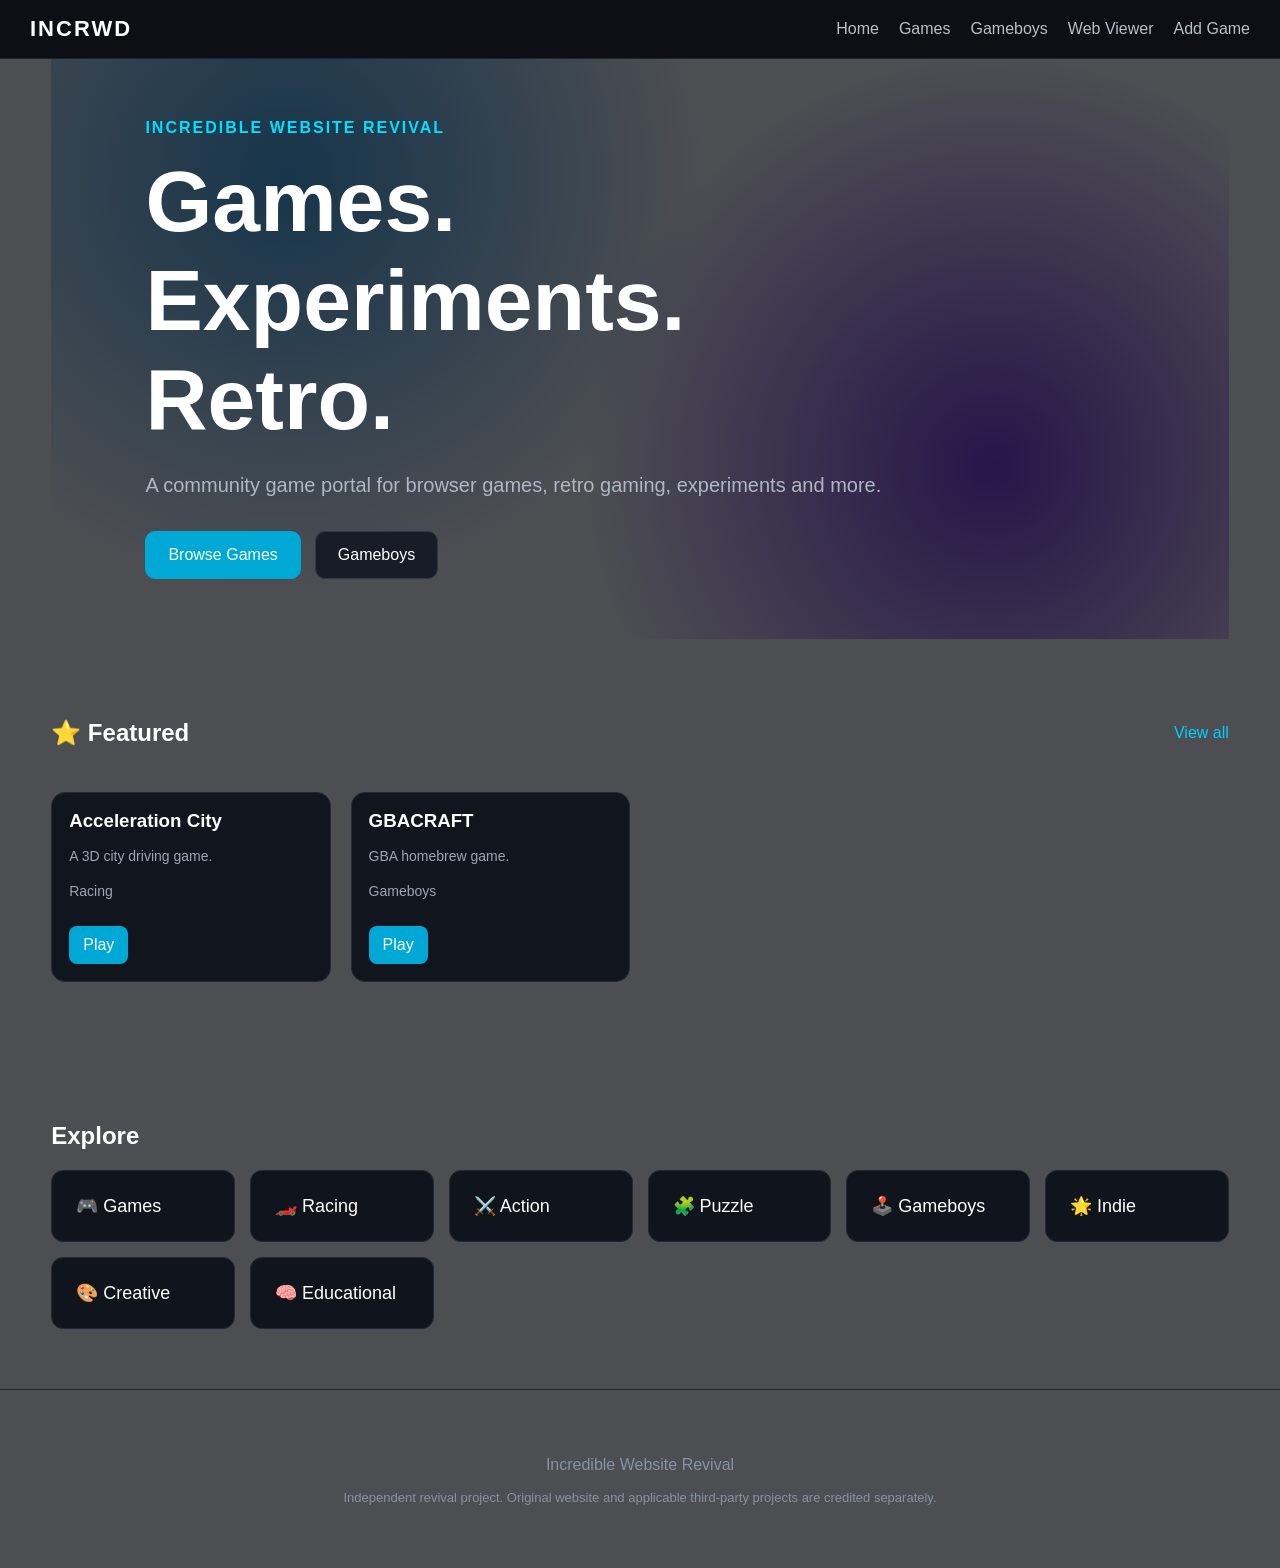
<file: index.html>
<!DOCTYPE html>
<html lang="en">

<head>
    <meta charset="UTF-8">
    <meta name="viewport" content="width=device-width, initial-scale=1.0">

    <title>Incredible Website Revival</title>

    <link rel="stylesheet" href="style.css">
</head>

<body>

<header class="site-header">

    <div class="logo">
        INCRWD
    </div>

    <nav>
        <a href="index.html">Home</a>
        <a href="games.html">Games</a>
        <a href="gameboys.html">Gameboys</a>
        <a href="web.html">Web Viewer</a>
        <a href="add-game.html">Add Game</a>
    </nav>

</header>


<main>

<section class="hero">

    <div class="hero-content">

        <span class="hero-tag">
            INCREDIBLE WEBSITE REVIVAL
        </span>

        <h1>
            Games. Experiments. Retro.
        </h1>

        <p>
            A community game portal for browser games,
            retro gaming, experiments and more.
        </p>

        <div class="hero-buttons">

            <a class="button primary" href="games.html">
                Browse Games
            </a>

            <a class="button" href="gameboys.html">
                Gameboys
            </a>

        </div>

    </div>

</section>


<section class="featured">

    <div class="section-heading">

        <h2>
            ⭐ Featured
        </h2>

        <a href="games.html">
            View all
        </a>

    </div>

    <div
        id="featuredGames"
        class="game-grid">
    </div>

</section>


<section class="categories">

    <h2>
        Explore
    </h2>

    <div class="category-grid">

        <a href="games.html">
            🎮 Games
        </a>

        <a href="games.html">
            🏎️ Racing
        </a>

        <a href="games.html">
            ⚔️ Action
        </a>

        <a href="games.html">
            🧩 Puzzle
        </a>

        <a href="gameboys.html">
            🕹️ Gameboys
        </a>

        <a href="games.html">
            🌟 Indie
        </a>

        <a href="games.html">
            🎨 Creative
        </a>

        <a href="games.html">
            🧠 Educational
        </a>

    </div>

</section>

</main>


<footer>

    <p>
        Incredible Website Revival
    </p>

    <p class="credits">
        Independent revival project.
        Original website and applicable third-party projects
        are credited separately.
    </p>

</footer>


<script src="js/app.js"></script>

</body>
</html>
</file>
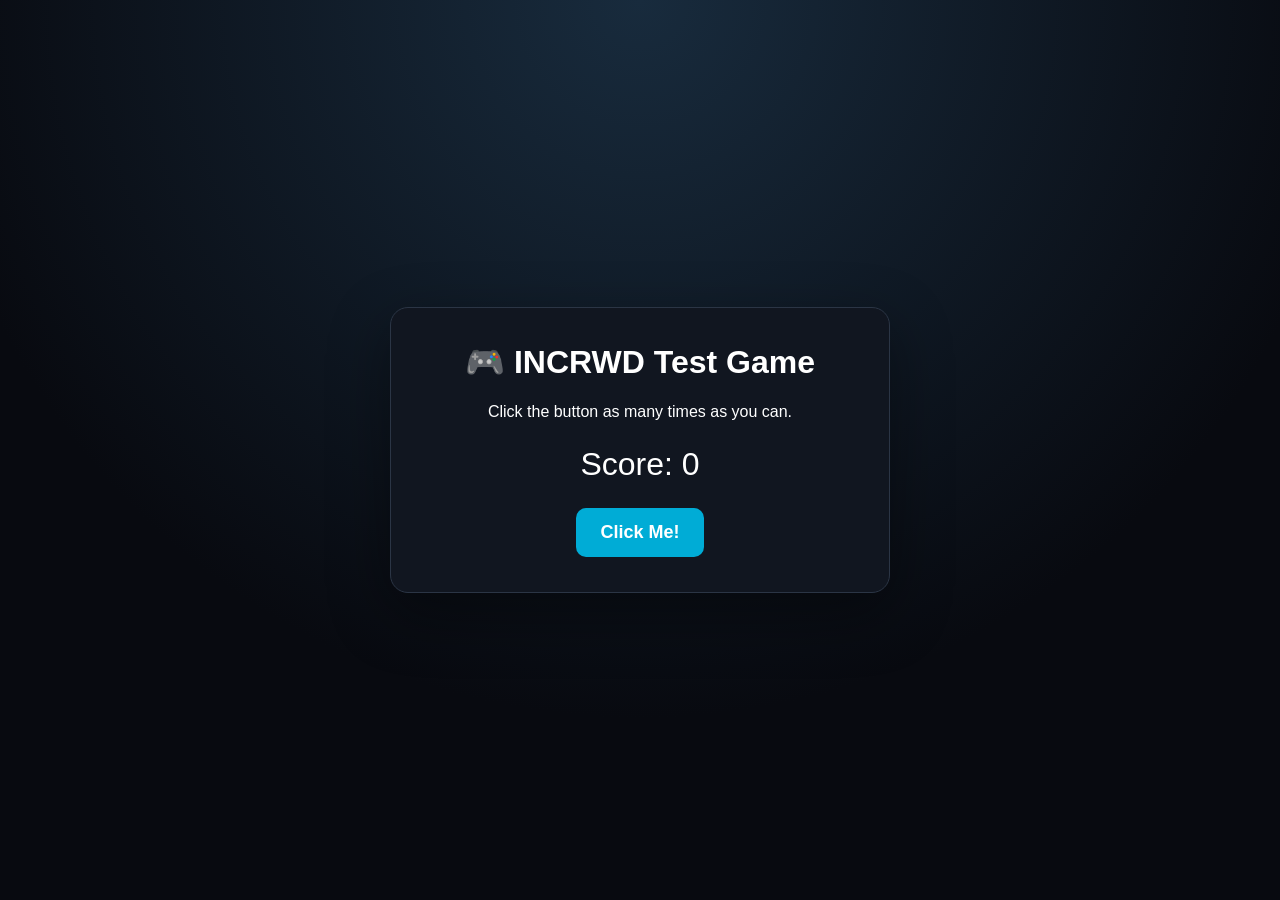
<file: games/browser/test-game/index.html>
<!DOCTYPE html>
<html lang="en">

<head>
    <meta charset="UTF-8">

    <meta
        name="viewport"
        content="width=device-width, initial-scale=1.0">

    <title>INCRWD Test Game</title>

    <style>
        * {
            box-sizing: border-box;
        }

        body {
            margin: 0;
            height: 100vh;

            display: grid;
            place-items: center;

            background:
                radial-gradient(
                    circle at top,
                    #182b3d,
                    #080a10 65%
                );

            color: white;
            font-family: Arial, sans-serif;
            text-align: center;
        }

        .game {
            width: min(500px, 90%);
            padding: 35px;

            background: #111620;
            border: 1px solid #2b3545;
            border-radius: 18px;

            box-shadow:
                0 20px 60px
                rgba(0, 0, 0, 0.4);
        }

        h1 {
            margin-top: 0;
        }

        #score {
            font-size: 32px;
            margin: 25px 0;
        }

        button {
            padding: 14px 24px;

            border: 0;
            border-radius: 10px;

            background: #00acd6;
            color: white;

            font-size: 18px;
            font-weight: bold;

            cursor: pointer;
        }

        button:hover {
            background: #00c2ed;
        }
    </style>
</head>

<body>

<div class="game">

    <h1>🎮 INCRWD Test Game</h1>

    <p>
        Click the button as many times as you can.
    </p>

    <div id="score">
        Score: 0
    </div>

    <button id="button">
        Click Me!
    </button>

</div>

<script>

let score = 0;

const scoreElement =
    document.getElementById("score");

const button =
    document.getElementById("button");


button.addEventListener(
    "click",
    () => {

        score++;

        scoreElement.textContent =
            "Score: " + score;

    }
);

</script>

</body>

</html>
</file>
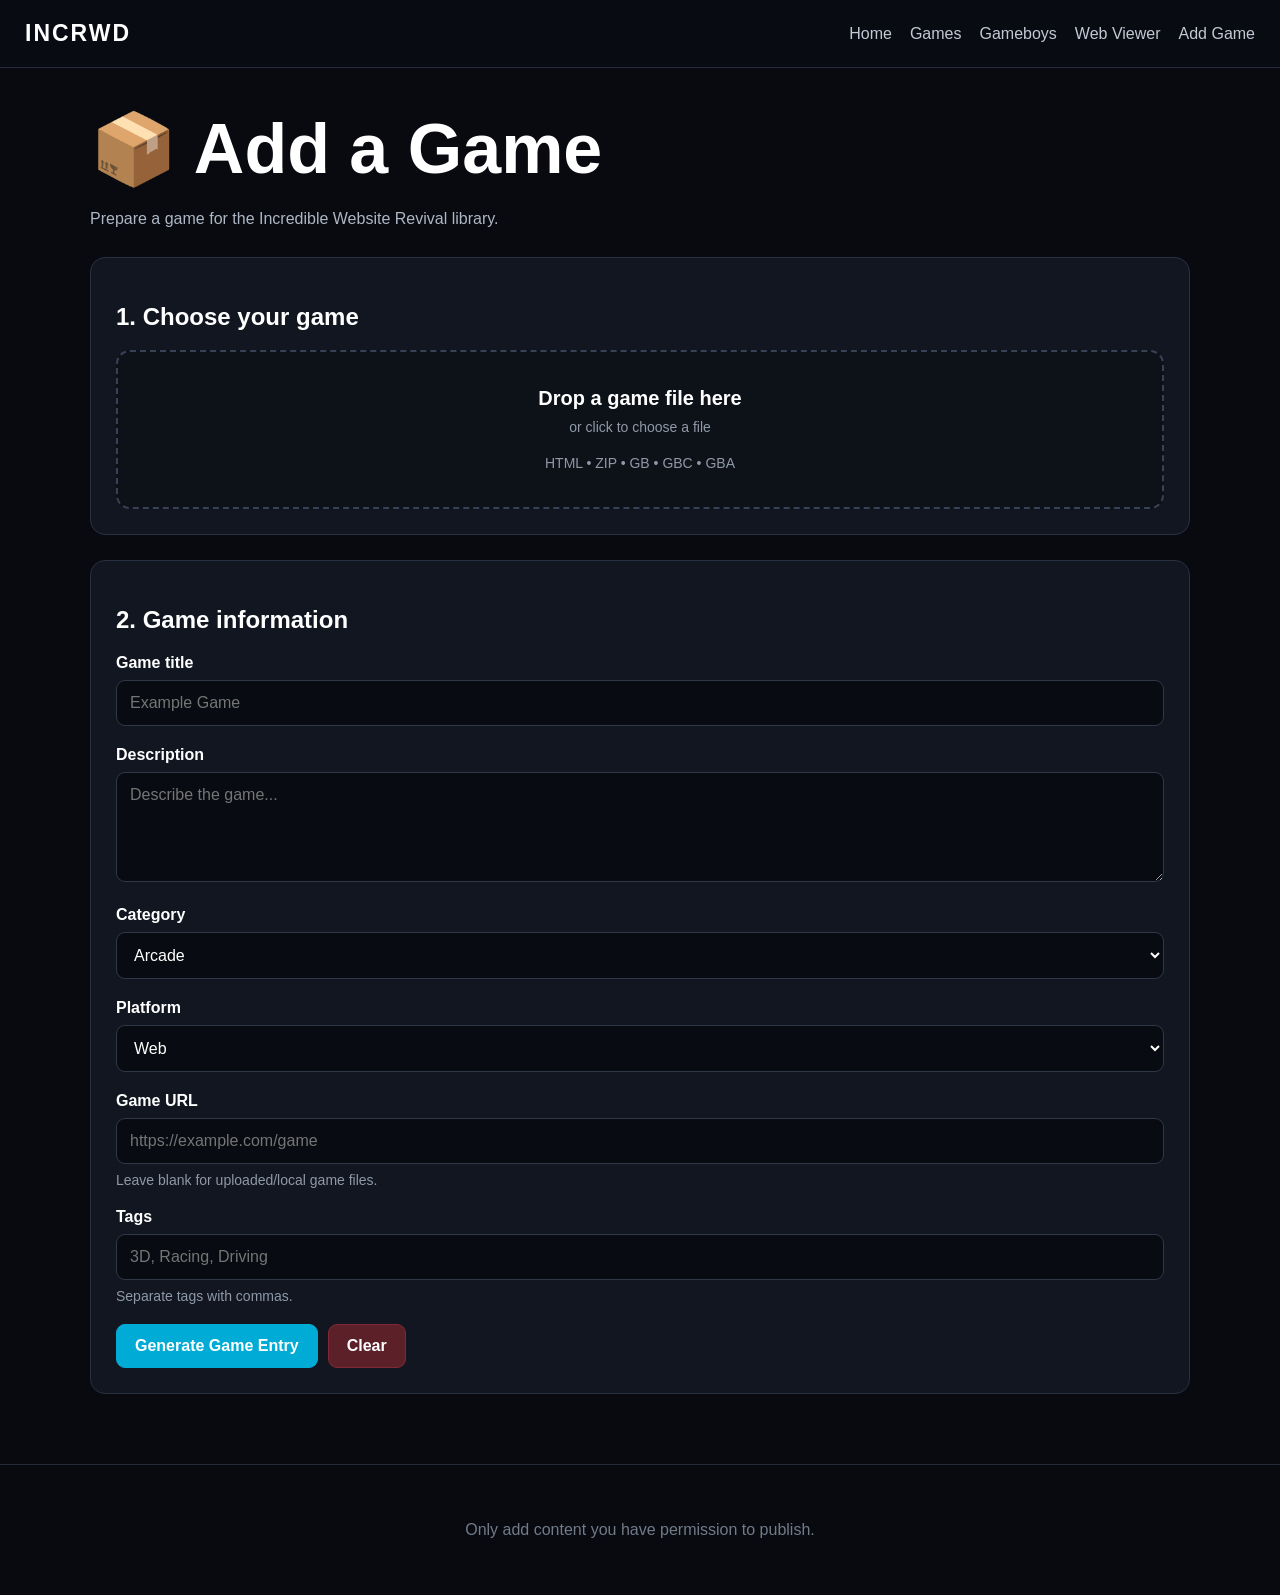
<file: add-game.html>
<!DOCTYPE html>
<html lang="en">
<head>
    <meta charset="UTF-8">
    <meta name="viewport" content="width=device-width, initial-scale=1.0">

    <title>Add Game | Incredible Website Revival</title>

    <style>
        * {
            box-sizing: border-box;
        }

        body {
            margin: 0;
            min-height: 100vh;

            font-family:
                Arial,
                Helvetica,
                sans-serif;

            background: #080a10;
            color: #ffffff;
        }

        header {
            min-height: 68px;

            display: flex;
            align-items: center;
            justify-content: space-between;

            gap: 20px;
            padding: 14px 25px;

            background: #090b12;
            border-bottom: 1px solid #252b38;
        }

        .logo {
            font-size: 23px;
            font-weight: 900;
            letter-spacing: 2px;
        }

        nav {
            display: flex;
            flex-wrap: wrap;
            gap: 18px;
        }

        nav a {
            color: #c2c9d4;
            text-decoration: none;
        }

        nav a:hover {
            color: #ffffff;
        }

        main {
            width: min(1100px, 94%);
            margin: auto;
            padding: 40px 0 70px;
        }

        h1 {
            margin: 0;
            font-size: clamp(38px, 7vw, 70px);
        }

        .subtitle {
            color: #aeb7c5;
            line-height: 1.6;
        }

        .panel {
            margin-top: 25px;
            padding: 25px;

            background: #111620;
            border: 1px solid #283142;
            border-radius: 15px;
        }

        label {
            display: block;
            margin-bottom: 8px;

            font-weight: bold;
        }

        input,
        select,
        textarea {
            width: 100%;

            padding: 13px;

            border-radius: 9px;
            border: 1px solid #303847;

            background: #080b11;
            color: white;

            font: inherit;
        }

        textarea {
            min-height: 110px;
            resize: vertical;
        }

        .field {
            margin-bottom: 20px;
        }

        .dropzone {
            padding: 35px 20px;

            text-align: center;

            border: 2px dashed #374256;
            border-radius: 14px;

            background: #0d1118;

            cursor: pointer;

            transition: 0.2s;
        }

        .dropzone:hover,
        .dropzone.dragging {
            border-color: #00c8ee;
            background: #101923;
        }

        .dropzone strong {
            display: block;
            font-size: 20px;
            margin-bottom: 8px;
        }

        .muted {
            color: #8f99a8;
            font-size: 14px;
        }

        .button-row {
            display: flex;
            flex-wrap: wrap;
            gap: 10px;
        }

        button {
            padding: 12px 18px;

            border-radius: 9px;
            border: 1px solid #303847;

            background: #171d28;
            color: white;

            cursor: pointer;

            font: inherit;
            font-weight: bold;
        }

        button:hover {
            background: #202838;
        }

        .primary {
            background: #00acd6;
            border-color: #00acd6;
        }

        .primary:hover {
            background: #00c2ed;
        }

        .danger {
            background: #5b2028;
            border-color: #7f2935;
        }

        .result {
            display: none;
        }

        pre {
            margin: 0;

            padding: 18px;

            overflow-x: auto;

            background: #07090d;

            border: 1px solid #242c39;
            border-radius: 10px;

            color: #dbe3ee;
        }

        .preview {
            display: none;

            margin-top: 20px;
            padding: 18px;

            background: #07090d;

            border-radius: 10px;
            border: 1px solid #242c39;
        }

        .preview iframe {
            width: 100%;
            height: 500px;

            border: 0;
            border-radius: 8px;

            background: white;
        }

        .badge {
            display: inline-block;

            padding: 6px 9px;
            margin-bottom: 10px;

            border-radius: 999px;

            background: #172432;
            color: #7fddf5;

            font-size: 12px;
            font-weight: bold;
        }

        .notice {
            padding: 14px;

            border-radius: 9px;

            background: #171d28;
            color: #aeb7c5;

            line-height: 1.5;
        }

        footer {
            padding: 40px 20px;

            text-align: center;

            border-top: 1px solid #252b38;

            color: #717b8a;
        }

        @media (max-width: 700px) {
            header {
                flex-direction: column;
            }

            nav {
                justify-content: center;
            }
        }
    </style>
</head>

<body>

<header>

    <div class="logo">
        INCRWD
    </div>

    <nav>
        <a href="index.html">Home</a>
        <a href="games.html">Games</a>
        <a href="gameboys.html">Gameboys</a>
        <a href="web.html">Web Viewer</a>
        <a href="add-game.html">Add Game</a>
    </nav>

</header>


<main>

    <h1>📦 Add a Game</h1>

    <p class="subtitle">
        Prepare a game for the Incredible Website Revival library.
    </p>


    <!-- FILE -->

    <div class="panel">

        <h2>1. Choose your game</h2>

        <div
            id="dropzone"
            class="dropzone">

            <strong>
                Drop a game file here
            </strong>

            <span class="muted">
                or click to choose a file
            </span>

            <br><br>

            <span class="muted">
                HTML • ZIP • GB • GBC • GBA
            </span>

        </div>

        <input
            id="file"
            type="file"
            accept=".html,.htm,.zip,.gb,.gbc,.gba"
            hidden
        >

        <div
            id="fileInfo"
            class="notice"
            style="display:none;margin-top:15px;">
        </div>

    </div>


    <!-- INFORMATION -->

    <div class="panel">

        <h2>2. Game information</h2>

        <div class="field">

            <label for="title">
                Game title
            </label>

            <input
                id="title"
                type="text"
                placeholder="Example Game">

        </div>


        <div class="field">

            <label for="description">
                Description
            </label>

            <textarea
                id="description"
                placeholder="Describe the game..."></textarea>

        </div>


        <div class="field">

            <label for="category">
                Category
            </label>

            <select id="category">

                <option>Arcade</option>
                <option>Action</option>
                <option>Adventure</option>
                <option>Racing</option>
                <option>Platformer</option>
                <option>Puzzle</option>
                <option>Strategy</option>
                <option>Sports</option>
                <option>Multiplayer</option>
                <option>Indie</option>
                <option>Educational</option>
                <option>Creative</option>
                <option>Gameboys</option>
                <option>Other</option>

            </select>

        </div>


        <div class="field">

            <label for="platform">
                Platform
            </label>

            <select id="platform">

                <option>Web</option>
                <option>PC</option>
                <option>Game Boy</option>
                <option>Game Boy Color</option>
                <option>Game Boy Advance</option>
                <option>Other</option>

            </select>

        </div>


        <div class="field">

            <label for="url">
                Game URL
            </label>

            <input
                id="url"
                type="url"
                placeholder="https://example.com/game">

            <div class="muted" style="margin-top:8px;">
                Leave blank for uploaded/local game files.
            </div>

        </div>


        <div class="field">

            <label for="tags">
                Tags
            </label>

            <input
                id="tags"
                type="text"
                placeholder="3D, Racing, Driving">

            <div class="muted" style="margin-top:8px;">
                Separate tags with commas.
            </div>

        </div>


        <div class="button-row">

            <button
                id="generate"
                class="primary">
                Generate Game Entry
            </button>

            <button
                id="clear"
                class="danger">
                Clear
            </button>

        </div>

    </div>


    <!-- PREVIEW -->

    <div
        id="previewPanel"
        class="panel"
        style="display:none;">

        <h2>3. Preview</h2>

        <div
            id="previewText"
            class="notice">
        </div>

        <div
            id="browserPreview"
            class="preview">

            <h3>
                Browser preview
            </h3>

            <iframe
                id="previewFrame"
                sandbox="allow-scripts allow-forms">
            </iframe>

        </div>

    </div>


    <!-- JSON -->

    <div
        id="resultPanel"
        class="panel result">

        <h2>4. Generated `games.json` entry</h2>

        <p class="muted">
            Copy this object into your repository's
            <code>games.json</code>.
        </p>

        <pre id="result"></pre>

        <div class="button-row" style="margin-top:15px;">

            <button
                id="copy"
                class="primary">
                Copy JSON
            </button>

        </div>

        <div
            class="notice"
            style="margin-top:20px;">

            <strong>Important:</strong>
            GitHub Pages cannot directly write this generated
            entry into your repository. The game file itself
            must still be added to your repository through
            GitHub/Codespaces.

        </div>

    </div>

</main>


<footer>

    <p>
        Only add content you have permission to publish.
    </p>

</footer>


<script>

const fileInput =
    document.getElementById("file");

const dropzone =
    document.getElementById("dropzone");

const fileInfo =
    document.getElementById("fileInfo");

const titleInput =
    document.getElementById("title");

const descriptionInput =
    document.getElementById("description");

const categoryInput =
    document.getElementById("category");

const platformInput =
    document.getElementById("platform");

const urlInput =
    document.getElementById("url");

const tagsInput =
    document.getElementById("tags");

const result =
    document.getElementById("result");

const resultPanel =
    document.getElementById("resultPanel");

const previewPanel =
    document.getElementById("previewPanel");

const previewText =
    document.getElementById("previewText");

const browserPreview =
    document.getElementById("browserPreview");

const previewFrame =
    document.getElementById("previewFrame");


let selectedFile = null;


dropzone.addEventListener(
    "click",
    () => fileInput.click()
);


fileInput.addEventListener(
    "change",
    () => {

        if (fileInput.files.length > 0) {

            setFile(
                fileInput.files[0]
            );

        }

    }
);


dropzone.addEventListener(
    "dragover",
    event => {

        event.preventDefault();

        dropzone.classList.add(
            "dragging"
        );

    }
);


dropzone.addEventListener(
    "dragleave",
    () => {

        dropzone.classList.remove(
            "dragging"
        );

    }
);


dropzone.addEventListener(
    "drop",
    event => {

        event.preventDefault();

        dropzone.classList.remove(
            "dragging"
        );

        const files =
            event.dataTransfer.files;

        if (files.length > 0) {

            setFile(files[0]);

        }

    }
);


function setFile(file) {

    selectedFile = file;

    const extension =
        getExtension(file.name);

    fileInfo.style.display =
        "block";

    fileInfo.innerHTML = `
        <strong>${escapeHTML(file.name)}</strong>
        <br>
        ${formatBytes(file.size)}
        <br>
        Detected type: ${escapeHTML(extension || "unknown")}
    `;


    if (!titleInput.value.trim()) {

        titleInput.value =
            file.name.replace(
                /\.[^/.]+$/,
                ""
            );

    }


    if (
        extension === "gba" ||
        extension === "gbc" ||
        extension === "gb"
    ) {

        categoryInput.value =
            "Gameboys";

        if (extension === "gba") {
            platformInput.value =
                "Game Boy Advance";
        }

        if (extension === "gbc") {
            platformInput.value =
                "Game Boy Color";
        }

        if (extension === "gb") {
            platformInput.value =
                "Game Boy";
        }

    }

}


function getExtension(name) {

    const parts =
        name.toLowerCase().split(".");

    return parts.length > 1
        ? parts.pop()
        : "";

}


function getGameType(file) {

    const extension =
        getExtension(file.name);


    if (
        extension === "html" ||
        extension === "htm"
    ) {
        return "html";
    }


    if (extension === "zip") {
        return "zip";
    }


    if (
        extension === "gb" ||
        extension === "gbc" ||
        extension === "gba"
    ) {
        return "emulator";
    }


    return "file";

}


function getCore(file) {

    const extension =
        getExtension(file.name);


    if (extension === "gb") {
        return "gb";
    }

    if (extension === "gbc") {
        return "gbc";
    }

    if (extension === "gba") {
        return "gba";
    }

    return null;
}


document
    .getElementById("generate")
    .addEventListener(
        "click",
        generateEntry
    );


function generateEntry() {

    const title =
        titleInput.value.trim();

    const description =
        descriptionInput.value.trim();

    const category =
        categoryInput.value;

    const platform =
        platformInput.value;

    const url =
        urlInput.value.trim();

    const tags =
        tagsInput.value
            .split(",")
            .map(tag => tag.trim())
            .filter(Boolean);


    if (!title) {

        alert(
            "Please enter a game title."
        );

        return;

    }


    let type =
        selectedFile
            ? getGameType(selectedFile)
            : "web";


    const entry = {

        title:
            title,

        description:
            description ||
            "No description provided.",

        category:
            category,

        platform:
            platform,

        type:
            type,

        featured:
            false,

        tags:
            tags

    };


    if (url) {

        entry.url =
            url;

        if (type === "web") {
            entry.external =
                true;
        }

    }


    if (selectedFile) {

        const extension =
            getExtension(
                selectedFile.name
            );


        if (type === "emulator") {

            entry.file =
                `games/gameboys/${selectedFile.name}`;

            entry.core =
                getCore(selectedFile);

        } else if (type === "html") {

            entry.url =
                `games/browser/${title
                    .toLowerCase()
                    .replace(/[^a-z0-9]+/g, "-")
                    .replace(/^-|-$/g, "")
                }/index.html`;

        } else if (type === "zip") {

            entry.path =
                `games/browser/${title
                    .toLowerCase()
                    .replace(/[^a-z0-9]+/g, "-")
                    .replace(/^-|-$/g, "")
                }/`;

        }

    }


    result.textContent =
        JSON.stringify(
            entry,
            null,
            4
        );


    resultPanel.style.display =
        "block";


    previewPanel.style.display =
        "block";


    previewText.innerHTML = `
        <span class="badge">
            ${escapeHTML(type.toUpperCase())}
        </span>

        <br>

        <strong>
            ${escapeHTML(title)}
        </strong>

        <br>

        ${escapeHTML(
            description ||
            "No description provided."
        )}
    `;


    /*
     * Browser HTML preview.
     */

    browserPreview.style.display =
        "none";


    if (
        selectedFile &&
        (
            type === "html"
        )
    ) {

        const objectURL =
            URL.createObjectURL(
                selectedFile
            );

        browserPreview.style.display =
            "block";

        previewFrame.src =
            objectURL;

    }

}


document
    .getElementById("copy")
    .addEventListener(
        "click",
        async () => {

            try {

                await navigator
                    .clipboard
                    .writeText(
                        result.textContent
                    );

                document
                    .getElementById("copy")
                    .textContent =
                    "Copied!";

                setTimeout(
                    () => {

                        document
                            .getElementById("copy")
                            .textContent =
                            "Copy JSON";

                    },
                    1500
                );

            } catch {

                alert(
                    "Copy failed. Select and copy the JSON manually."
                );

            }

        }
    );


document
    .getElementById("clear")
    .addEventListener(
        "click",
        () => {

            selectedFile = null;

            fileInput.value = "";

            titleInput.value = "";

            descriptionInput.value = "";

            categoryInput.value =
                "Arcade";

            platformInput.value =
                "Web";

            urlInput.value = "";

            tagsInput.value = "";

            fileInfo.style.display =
                "none";

            resultPanel.style.display =
                "none";

            previewPanel.style.display =
                "none";

            previewFrame.src =
                "";

        }
    );


function formatBytes(bytes) {

    if (bytes === 0) {
        return "0 Bytes";
    }

    const units = [
        "Bytes",
        "KB",
        "MB",
        "GB"
    ];

    const index =
        Math.floor(
            Math.log(bytes) /
            Math.log(1024)
        );

    return (
        parseFloat(
            (
                bytes /
                Math.pow(
                    1024,
                    index
                )
            ).toFixed(2)
        )
        + " "
        + units[index]
    );
}


function escapeHTML(value) {

    return String(value)
        .replaceAll(
            "&",
            "&amp;"
        )
        .replaceAll(
            "<",
            "&lt;"
        )
        .replaceAll(
            ">",
            "&gt;"
        )
        .replaceAll(
            '"',
            "&quot;"
        )
        .replaceAll(
            "'",
            "&#039;"
        );

}

</script>

</body>
</html>
</file>
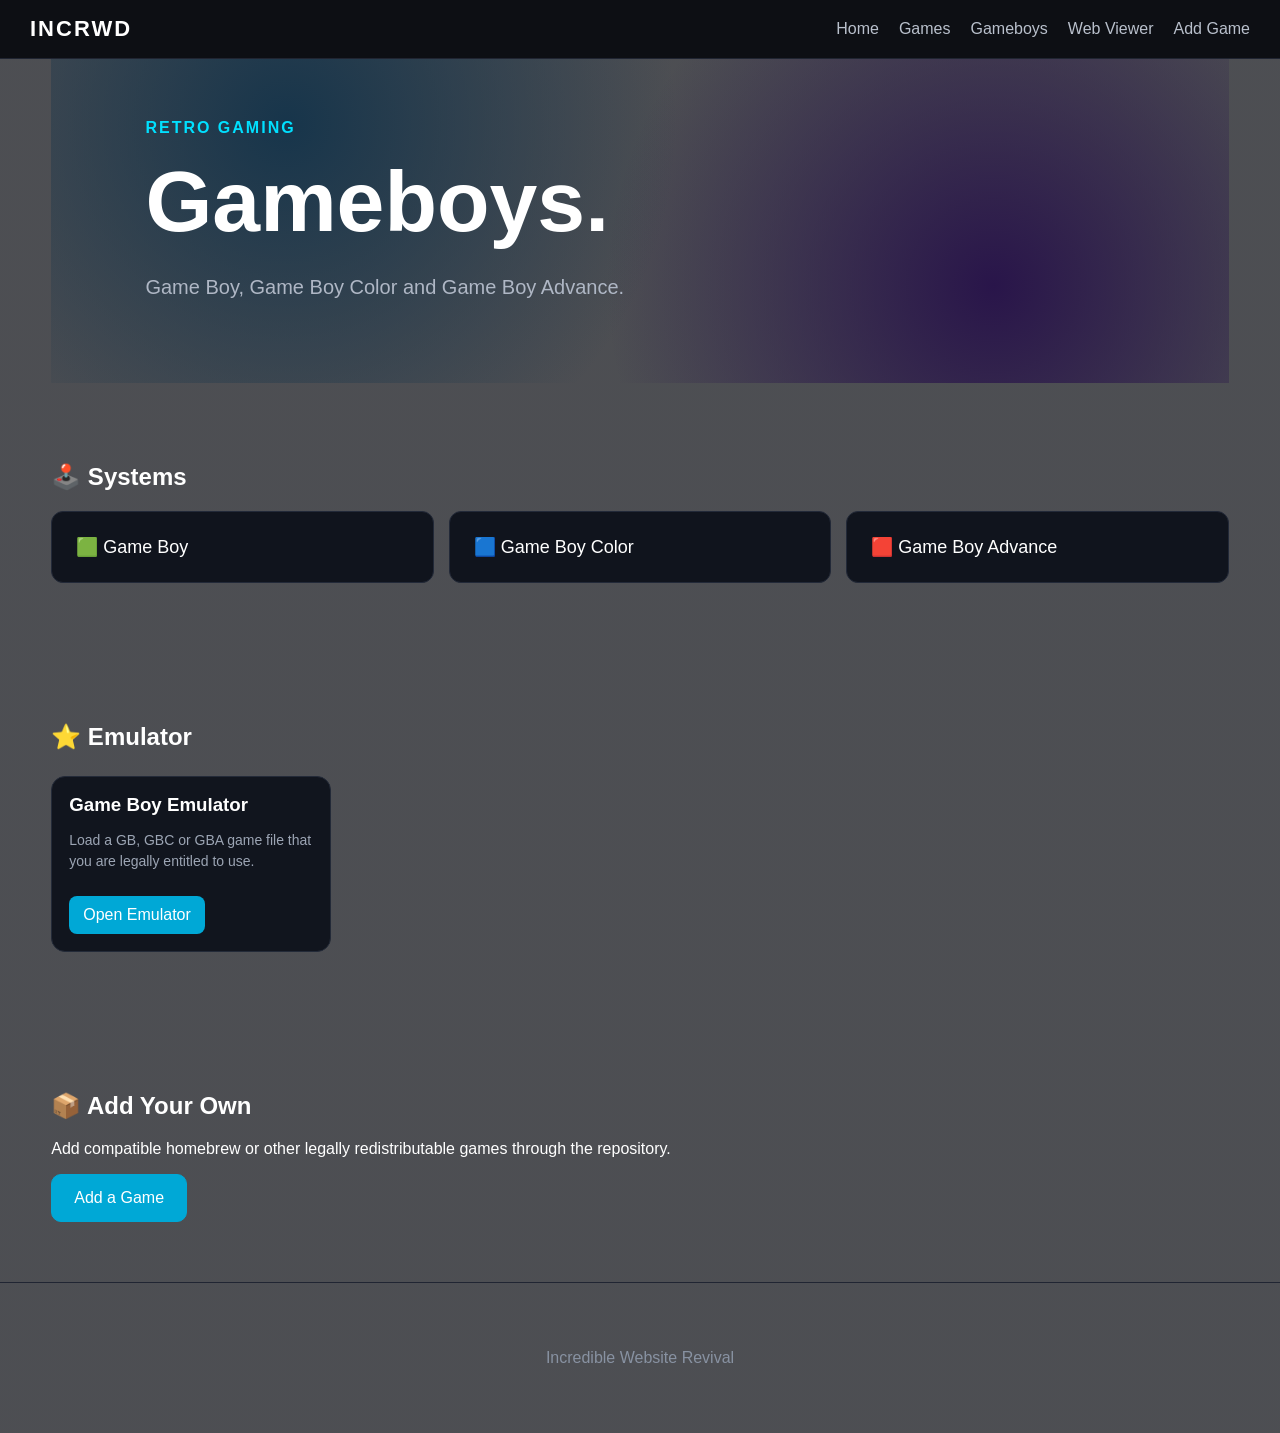
<file: gameboys.html>
<!DOCTYPE html>
<html lang="en">
<head>
    <meta charset="UTF-8">
    <meta name="viewport" content="width=device-width, initial-scale=1.0">
    <title>Gameboys - Incredible Website Revival</title>
    <link rel="stylesheet" href="style.css">
</head>

<body>

<header class="site-header">
    <div class="logo">INCRWD</div>

    <nav>
        <a href="index.html">Home</a>
        <a href="games.html">Games</a>
        <a href="gameboys.html">Gameboys</a>
        <a href="web.html">Web Viewer</a>
        <a href="add-game.html">Add Game</a>
    </nav>
</header>

<main>

<section class="hero" style="min-height:320px;">
    <div class="hero-content">

        <span class="hero-tag">RETRO GAMING</span>

        <h1>Gameboys.</h1>

        <p>
            Game Boy, Game Boy Color and Game Boy Advance.
        </p>

    </div>
</section>

<section>

    <h2>🕹️ Systems</h2>

    <div class="category-grid">

        <a href="emulator.html?system=gb">
            🟩 Game Boy
        </a>

        <a href="emulator.html?system=gbc">
            🟦 Game Boy Color
        </a>

        <a href="emulator.html?system=gba">
            🟥 Game Boy Advance
        </a>

    </div>

</section>

<section>

    <h2>⭐ Emulator</h2>

    <div class="game-grid">

        <article class="game-card">

            <div class="game-card-content">

                <h3>Game Boy Emulator</h3>

                <p>
                    Load a GB, GBC or GBA game file
                    that you are legally entitled to use.
                </p>

                <a
                    class="play-button"
                    href="emulator.html">
                    Open Emulator
                </a>

            </div>

        </article>

    </div>

</section>

<section>

    <h2>📦 Add Your Own</h2>

    <p>
        Add compatible homebrew or other
        legally redistributable games through
        the repository.
    </p>

    <a
        class="button primary"
        href="add-game.html">
        Add a Game
    </a>

</section>

</main>

<footer>
    <p>Incredible Website Revival</p>
</footer>

</body>
</html>
</file>
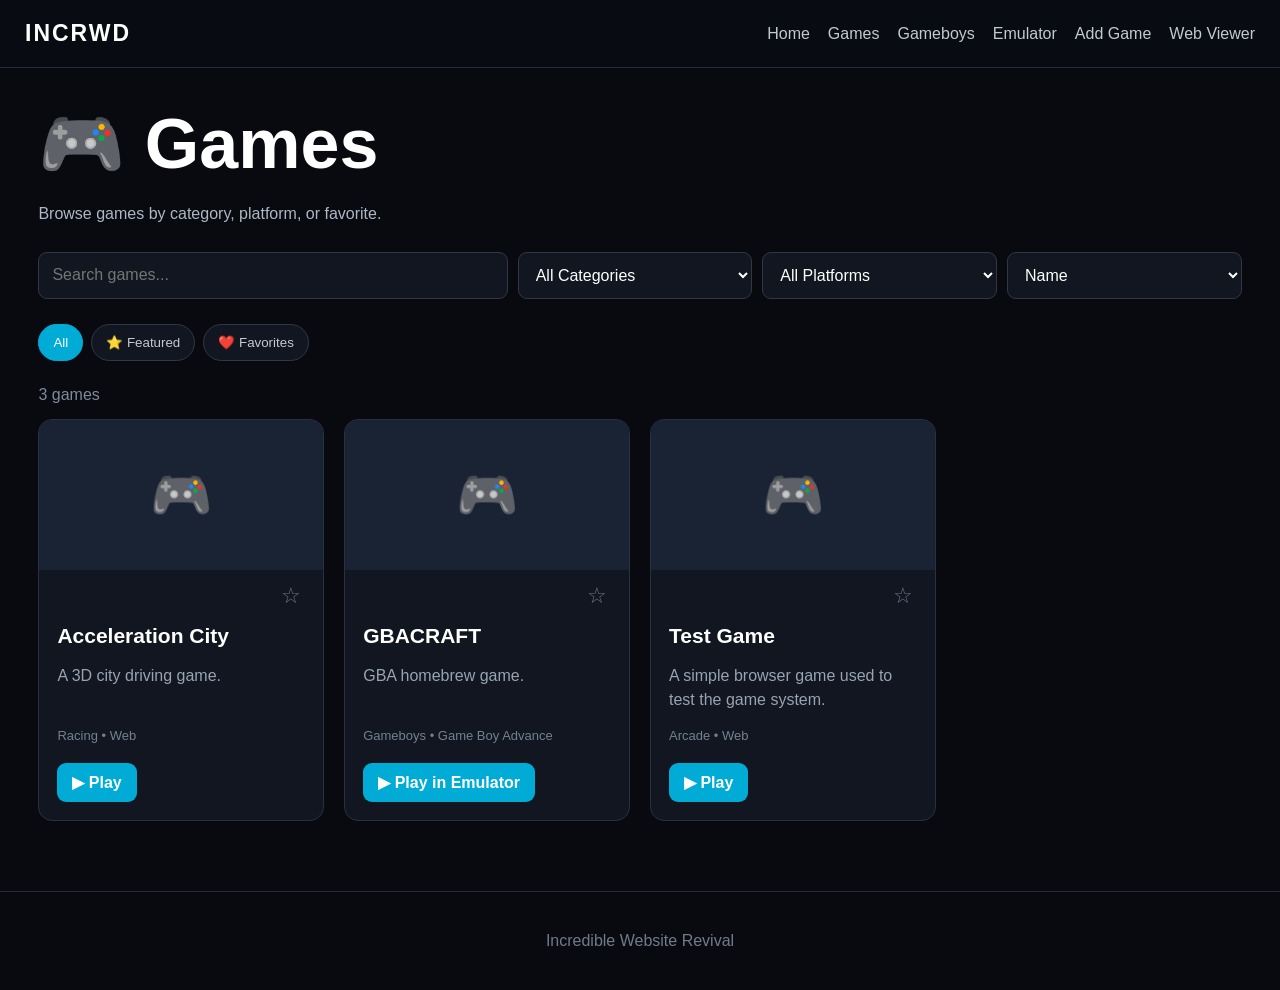
<file: games.html>
<!DOCTYPE html>
<html lang="en">
<head>
<meta charset="UTF-8">
<meta name="viewport" content="width=device-width, initial-scale=1.0">
<title>Games | INCRWD</title>

<style>
*{box-sizing:border-box}

body{
    margin:0;
    background:#080a10;
    color:#fff;
    font-family:Arial,Helvetica,sans-serif
}

header{
    min-height:68px;
    padding:14px 25px;
    display:flex;
    align-items:center;
    justify-content:space-between;
    gap:20px;
    background:#090b12;
    border-bottom:1px solid #252b38
}

.logo{
    font-size:23px;
    font-weight:900;
    letter-spacing:2px
}

nav{
    display:flex;
    flex-wrap:wrap;
    gap:18px
}

nav a{
    color:#c2c9d4;
    text-decoration:none
}

nav a:hover{
    color:#fff
}

main{
    width:min(1400px,94%);
    margin:auto;
    padding:35px 0 70px
}

h1{
    margin:0;
    font-size:clamp(38px,6vw,70px)
}

.subtitle{
    color:#aeb7c5;
    line-height:1.6
}

.toolbar{
    display:grid;
    grid-template-columns:2fr 1fr 1fr 1fr;
    gap:10px;
    margin:25px 0
}

input,select{
    width:100%;
    padding:13px;
    border-radius:9px;
    border:1px solid #303847;
    background:#111620;
    color:#fff;
    font:inherit
}

.tabs{
    display:flex;
    flex-wrap:wrap;
    gap:8px;
    margin-bottom:25px
}

.tab{
    padding:10px 14px;
    border-radius:999px;
    border:1px solid #303847;
    background:#111620;
    color:#c2c9d4;
    cursor:pointer
}

.tab.active{
    background:#00acd6;
    border-color:#00acd6;
    color:#fff
}

.game-grid{
    display:grid;
    grid-template-columns:repeat(auto-fill,minmax(230px,1fr));
    gap:20px
}

.game-card{
    background:#111620;
    border:1px solid #283142;
    border-radius:14px;
    overflow:hidden;
    transition:.2s;
    position:relative
}

.game-card:hover{
    transform:translateY(-4px);
    border-color:#00acd6
}

.card-image{
    width:100%;
    height:150px;
    object-fit:cover;
    display:block;
    background:#192333
}

.card-placeholder{
    height:150px;
    display:grid;
    place-items:center;
    background:#192333;
    color:#687386;
    font-size:50px
}

.card-top{
    padding:12px 16px 0;
    display:flex;
    justify-content:flex-end
}

.star{
    border:0;
    background:none;
    color:#687386;
    font-size:22px;
    cursor:pointer
}

.star.favorite{
    color:#ffd45c
}

.game-card-content{
    padding:14px 18px 18px
}

.game-card h2{
    margin:0 0 10px;
    font-size:21px
}

.game-card p{
    color:#98a3b3;
    line-height:1.5;
    min-height:48px
}

.meta{
    margin:12px 0;
    font-size:13px;
    color:#748092
}

.play{
    display:inline-block;
    margin-top:8px;
    padding:10px 15px;
    border-radius:9px;
    background:#00acd6;
    color:#fff;
    text-decoration:none;
    font-weight:bold
}

.play:hover{
    background:#00c2ed
}

.empty{
    padding:50px;
    text-align:center;
    color:#7f8a9a
}

.count{
    color:#7f8a9a;
    margin-bottom:15px
}

footer{
    padding:40px 20px;
    text-align:center;
    color:#717b8a;
    border-top:1px solid #252b38
}

@media(max-width:800px){
    header{
        flex-direction:column
    }

    nav{
        justify-content:center
    }

    .toolbar{
        grid-template-columns:1fr
    }
}
</style>
</head>

<body>

<header>

    <div class="logo">INCRWD</div>

    <nav>
        <a href="index.html">Home</a>
        <a href="games.html">Games</a>
        <a href="gameboys.html">Gameboys</a>
        <a href="emulator.html">Emulator</a>
        <a href="add-game.html">Add Game</a>
        <a href="web.html">Web Viewer</a>
    </nav>

</header>

<main>

<h1>🎮 Games</h1>

<p class="subtitle">
    Browse games by category, platform, or favorite.
</p>

<div class="toolbar">

    <input
        id="search"
        placeholder="Search games..."
    >

    <select id="category">
        <option value="all">All Categories</option>
    </select>

    <select id="platform">
        <option value="all">All Platforms</option>
    </select>

    <select id="sort">
        <option value="title">Name</option>
        <option value="category">Category</option>
        <option value="platform">Platform</option>
        <option value="favorites">Favorites</option>
    </select>

</div>

<div class="tabs">

    <button class="tab active" data-mode="all">
        All
    </button>

    <button class="tab" data-mode="featured">
        ⭐ Featured
    </button>

    <button class="tab" data-mode="favorites">
        ❤️ Favorites
    </button>

</div>

<div id="count" class="count"></div>

<div id="gameList" class="game-grid"></div>

<div
    id="empty"
    class="empty"
    style="display:none"
>
    No games matched your filters.
</div>

</main>

<footer>
    Incredible Website Revival
</footer>

<script>

let games = [];
let mode = "all";

const search =
    document.getElementById("search");

const category =
    document.getElementById("category");

const platform =
    document.getElementById("platform");

const sort =
    document.getElementById("sort");

const gameList =
    document.getElementById("gameList");

const empty =
    document.getElementById("empty");

const count =
    document.getElementById("count");

const favorites =
    JSON.parse(
        localStorage.getItem("incrwd-favorites") || "[]"
    );


function saveFavorites(){

    localStorage.setItem(
        "incrwd-favorites",
        JSON.stringify(favorites)
    );

}


function isFavorite(game){

    return favorites.includes(game.title);

}


function toggleFavorite(title){

    const index =
        favorites.indexOf(title);

    if(index >= 0){
        favorites.splice(index,1);
    }else{
        favorites.push(title);
    }

    saveFavorites();
    render();

}


function escapeHTML(value){

    return String(value)
        .replaceAll("&","&amp;")
        .replaceAll("<","&lt;")
        .replaceAll(">","&gt;")
        .replaceAll('"',"&quot;")
        .replaceAll("'","&#039;");

}


function buildFilters(){

    const categories = [
        ...new Set(
            games
                .map(g => g.category)
                .filter(Boolean)
        )
    ].sort();

    const platforms = [
        ...new Set(
            games
                .map(g => g.platform)
                .filter(Boolean)
        )
    ].sort();

    category.innerHTML =
        '<option value="all">All Categories</option>';

    platform.innerHTML =
        '<option value="all">All Platforms</option>';

    for(const item of categories){

        category.innerHTML +=
            `<option value="${escapeHTML(item)}">${escapeHTML(item)}</option>`;

    }

    for(const item of platforms){

        platform.innerHTML +=
            `<option value="${escapeHTML(item)}">${escapeHTML(item)}</option>`;

    }

}


function getPlayURL(game){

    if(
        game.type === "emulator" &&
        game.file
    ){

        return (
            "emulator.html?rom=" +
            encodeURIComponent(game.file) +
            "&core=" +
            encodeURIComponent(game.core || "")
        );

    }

    return game.url || "#";

}


function render(){

    const query =
        search.value
            .trim()
            .toLowerCase();

    let filtered =
        games.filter(game => {

            const text = [
                game.title || "",
                game.description || "",
                game.category || "",
                game.platform || "",
                ...(game.tags || [])
            ]
            .join(" ")
            .toLowerCase();

            const matchesSearch =
                !query ||
                text.includes(query);

            const matchesCategory =
                category.value === "all" ||
                game.category === category.value;

            const matchesPlatform =
                platform.value === "all" ||
                game.platform === platform.value;

            const matchesMode =
                mode === "all" ||
                (
                    mode === "featured" &&
                    game.featured
                ) ||
                (
                    mode === "favorites" &&
                    isFavorite(game)
                );

            return (
                matchesSearch &&
                matchesCategory &&
                matchesPlatform &&
                matchesMode
            );

        });


    filtered.sort((a,b) => {

        if(sort.value === "category"){

            return (
                (a.category || "")
                .localeCompare(
                    b.category || ""
                )
            );

        }

        if(sort.value === "platform"){

            return (
                (a.platform || "")
                .localeCompare(
                    b.platform || ""
                )
            );

        }

        if(sort.value === "favorites"){

            return (
                Number(isFavorite(b)) -
                Number(isFavorite(a)) ||
                (a.title || "")
                .localeCompare(
                    b.title || ""
                )
            );

        }

        return (
            (a.title || "")
            .localeCompare(
                b.title || ""
            )
        );

    });


    count.textContent =
        `${filtered.length} game${
            filtered.length === 1
            ? ""
            : "s"
        }`;

    gameList.innerHTML = "";

    empty.style.display =
        filtered.length
        ? "none"
        : "block";


    for(const game of filtered){

        const card =
            document.createElement("article");

        card.className =
            "game-card";


        const favorite =
            isFavorite(game);

        const playURL =
            getPlayURL(game);

        const external =
            game.type === "web" &&
            /^https?:\/\//i.test(playURL);


        const image =
            game.image
            ? `
                <img
                    class="card-image"
                    src="${escapeHTML(game.image)}"
                    alt="${escapeHTML(game.title || "Game")}"
                    onerror="this.outerHTML='<div class=&quot;card-placeholder&quot;>🎮</div>'"
                >
            `
            : `
                <div class="card-placeholder">
                    🎮
                </div>
            `;


        card.innerHTML = `

            ${image}

            <div class="card-top">

                <button
                    class="star ${favorite ? "favorite" : ""}"
                    title="Favorite"
                >
                    ${favorite ? "★" : "☆"}
                </button>

            </div>

            <div class="game-card-content">

                <h2>
                    ${escapeHTML(
                        game.title || "Untitled"
                    )}
                </h2>

                <p>
                    ${escapeHTML(
                        game.description ||
                        "No description available."
                    )}
                </p>

                <div class="meta">

                    ${escapeHTML(
                        game.category || "Other"
                    )}

                    •

                    ${escapeHTML(
                        game.platform || "Web"
                    )}

                </div>

                <a
                    class="play"
                    href="${escapeHTML(playURL)}"
                    ${
                        external
                        ? 'target="_blank" rel="noopener noreferrer"'
                        : ""
                    }
                >
                    ${
                        game.type === "emulator"
                        ? "▶ Play in Emulator"
                        : "▶ Play"
                    }
                </a>

            </div>
        `;


        card
            .querySelector(".star")
            .addEventListener(
                "click",
                () => toggleFavorite(game.title)
            );


        gameList.appendChild(card);

    }

}


async function loadGames(){

    try{

        const response =
            await fetch(
                "games.json",
                {cache:"no-store"}
            );

        if(!response.ok){

            throw new Error(
                "games.json failed"
            );

        }

        games =
            await response.json();

        buildFilters();
        render();

    }catch(error){

        console.error(error);

        gameList.innerHTML = `

            <div class="game-card">

                <div class="game-card-content">

                    <h2>
                        Game library error
                    </h2>

                    <p>
                        Could not load games.json.
                    </p>

                </div>

            </div>

        `;

    }

}


search.addEventListener(
    "input",
    render
);

category.addEventListener(
    "change",
    render
);

platform.addEventListener(
    "change",
    render
);

sort.addEventListener(
    "change",
    render
);


document
    .querySelectorAll(".tab")
    .forEach(tab => {

        tab.addEventListener(
            "click",
            () => {

                document
                    .querySelectorAll(".tab")
                    .forEach(
                        x =>
                            x.classList.remove(
                                "active"
                            )
                    );

                tab.classList.add(
                    "active"
                );

                mode =
                    tab.dataset.mode;

                render();

            }
        );

    });


loadGames();

</script>

</body>
</html>
</file>
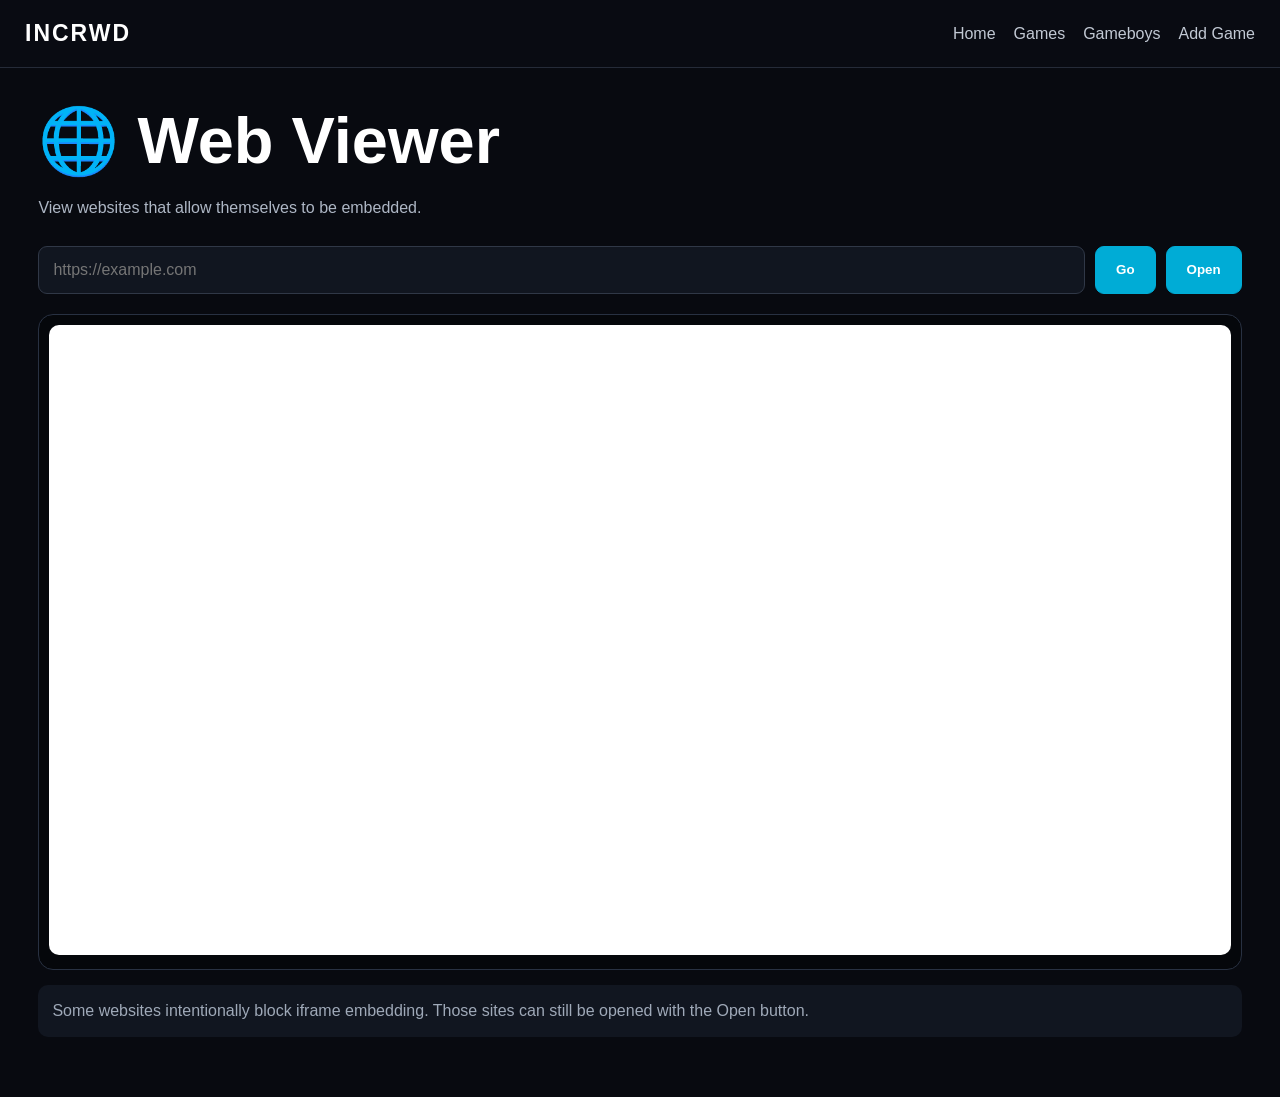
<file: web.html>
<!DOCTYPE html>
<html lang="en">

<head>
    <meta charset="UTF-8">
    <meta name="viewport" content="width=device-width, initial-scale=1.0">

    <title>Web Viewer | INCRWD</title>

    <style>
        * {
            box-sizing: border-box;
        }

        body {
            margin: 0;
            min-height: 100vh;
            font-family: Arial, Helvetica, sans-serif;
            background: #080a10;
            color: white;
        }

        header {
            min-height: 68px;
            display: flex;
            align-items: center;
            justify-content: space-between;
            gap: 20px;
            padding: 14px 25px;
            background: #090b12;
            border-bottom: 1px solid #252b38;
        }

        .logo {
            font-size: 23px;
            font-weight: 900;
            letter-spacing: 2px;
        }

        nav {
            display: flex;
            flex-wrap: wrap;
            gap: 18px;
        }

        nav a {
            color: #c2c9d4;
            text-decoration: none;
        }

        nav a:hover {
            color: white;
        }

        main {
            width: min(1400px, 94%);
            margin: auto;
            padding: 35px 0 60px;
        }

        h1 {
            font-size: clamp(35px, 6vw, 65px);
            margin: 0;
        }

        .subtitle {
            color: #aeb7c5;
            line-height: 1.6;
        }

        .toolbar {
            display: flex;
            gap: 10px;
            margin-top: 25px;
        }

        #url {
            flex: 1;
            padding: 14px;
            border-radius: 9px;
            border: 1px solid #303847;
            background: #111620;
            color: white;
            font-size: 16px;
        }

        button {
            padding: 14px 20px;
            border-radius: 9px;
            border: 1px solid #00acd6;
            background: #00acd6;
            color: white;
            cursor: pointer;
            font-weight: bold;
        }

        button:hover {
            background: #00c2ed;
        }

        .viewer-wrap {
            margin-top: 20px;
            background: #05070b;
            border: 1px solid #283142;
            border-radius: 15px;
            padding: 10px;
        }

        #viewer {
            width: 100%;
            height: 70vh;
            min-height: 450px;
            border: 0;
            border-radius: 10px;
            background: white;
        }

        .notice {
            margin-top: 15px;
            padding: 14px;
            border-radius: 10px;
            background: #111620;
            color: #9fa9b8;
            line-height: 1.5;
        }

        @media (max-width: 700px) {
            header {
                flex-direction: column;
            }

            nav {
                justify-content: center;
            }

            .toolbar {
                flex-direction: column;
            }

            #viewer {
                min-height: 400px;
            }
        }
    </style>
</head>

<body>

<header>

    <div class="logo">INCRWD</div>

    <nav>
        <a href="index.html">Home</a>
        <a href="games.html">Games</a>
        <a href="gameboys.html">Gameboys</a>
        <a href="add-game.html">Add Game</a>
    </nav>

</header>

<main>

    <h1>🌐 Web Viewer</h1>

    <p class="subtitle">
        View websites that allow themselves to be embedded.
    </p>

    <div class="toolbar">

        <input
            id="url"
            type="text"
            placeholder="https://example.com"
            autocomplete="off"
        >

        <button id="go">
            Go
        </button>

        <button id="newTab">
            Open
        </button>

    </div>

    <div class="viewer-wrap">

        <iframe
            id="viewer"
            title="Web Viewer"
            sandbox="
                allow-forms
                allow-scripts
                allow-same-origin
                allow-popups
                allow-presentation
            "
            allow="fullscreen; autoplay; gamepad">
        </iframe>

    </div>

    <div class="notice">
        Some websites intentionally block iframe embedding.
        Those sites can still be opened with the Open button.
    </div>

</main>

<script>

const urlInput =
    document.getElementById("url");

const viewer =
    document.getElementById("viewer");

function normalizeURL(value) {

    let url =
        value.trim();

    if (!url) {
        return "";
    }

    if (
        !/^https?:\/\//i.test(url)
    ) {
        url =
            "https://" + url;
    }

    return url;
}

function openViewer() {

    const url =
        normalizeURL(
            urlInput.value
        );

    if (!url) {
        return;
    }

    viewer.src = url;
}

document
    .getElementById("go")
    .addEventListener(
        "click",
        openViewer
    );

document
    .getElementById("newTab")
    .addEventListener(
        "click",
        () => {

            const url =
                normalizeURL(
                    urlInput.value
                );

            if (url) {
                window.open(
                    url,
                    "_blank",
                    "noopener,noreferrer"
                );
            }

        }
    );

urlInput.addEventListener(
    "keydown",
    event => {

        if (event.key === "Enter") {
            openViewer();
        }

    }
);

</script>

</body>
</html>
</file>
<file: style.css>
* {
    box-sizing: border-box;
}

html {
    scroll-behavior: smooth;
}

body {
    margin: 0;
    font-family: Arial, Helvetica, sans-serif;
    background: #080a10;
    color: white;
}

a {
    color: inherit;
    text-decoration: none;
}


.site-header {
    position: sticky;
    top: 0;
    z-index: 1000;

    display: flex;
    justify-content: space-between;
    align-items: center;

    padding: 16px 30px;

    background: rgba(8, 10, 16, 0.92);
    backdrop-filter: blur(12px);

    border-bottom: 1px solid #202532;
}


.logo {
    font-weight: 900;
    font-size: 22px;
    letter-spacing: 2px;
}


nav {
    display: flex;
    gap: 20px;
    flex-wrap: wrap;
}

nav a {
    color: #b9c0cc;
    transition: 0.2s;
}

nav a:hover {
    color: white;
}


.hero {
    min-height: 520px;

    display: flex;
    align-items: center;

    padding: 60px 8%;

    background:
        radial-gradient(
            circle at 20% 20%,
            #17354b,
            transparent 40%
        ),
        radial-gradient(
            circle at 80% 70%,
            #29154a,
            transparent 40%
        );
}


.hero-content {
    max-width: 800px;
}


.hero-tag {
    color: #00e0ff;
    font-weight: bold;
    letter-spacing: 2px;
}


.hero h1 {
    font-size: clamp(42px, 7vw, 86px);
    margin: 15px 0;
}


.hero p {
    font-size: 20px;
    color: #afb7c5;
    line-height: 1.6;
}


.hero-buttons {
    display: flex;
    gap: 14px;
    margin-top: 30px;
    flex-wrap: wrap;
}


.button {
    display: inline-block;

    padding: 14px 22px;

    border-radius: 10px;

    background: #171c27;

    border: 1px solid #323949;
}


.button.primary {
    background: #00a8d6;
    border-color: #00a8d6;
    color: white;
}


main {
    width: min(1400px, 92%);
    margin: auto;
}


section {
    padding: 60px 0;
}


.section-heading {
    display: flex;
    justify-content: space-between;
    align-items: center;
}


.section-heading a {
    color: #00d0ff;
}


.game-grid {
    display: grid;

    grid-template-columns:
        repeat(auto-fill, minmax(220px, 1fr));

    gap: 20px;

    margin-top: 25px;
}


.game-card {
    background: #11151e;

    border: 1px solid #232a38;

    border-radius: 14px;

    overflow: hidden;

    transition:
        transform 0.2s,
        border-color 0.2s;
}


.game-card:hover {
    transform: translateY(-5px);
    border-color: #3a4558;
}


.game-card img {
    width: 100%;
    aspect-ratio: 16 / 9;

    object-fit: cover;

    background: #171c26;
}


.game-card-content {
    padding: 17px;
}


.game-card h3 {
    margin: 0 0 8px;
}


.game-card p {
    color: #9ca5b4;
    font-size: 14px;
    line-height: 1.5;
}


.play-button {
    display: inline-block;

    margin-top: 10px;

    padding: 10px 14px;

    border-radius: 8px;

    background: #00a8d6;
}


.category-grid {
    display: grid;

    grid-template-columns:
        repeat(auto-fit, minmax(180px, 1fr));

    gap: 15px;
}


.category-grid a {
    padding: 24px;

    background: #10141d;

    border:
        1px solid #222938;

    border-radius: 12px;

    font-size: 18px;

    transition: 0.2s;
}


.category-grid a:hover {
    transform: translateY(-3px);
    background: #171d28;
}


footer {
    padding: 50px 8%;

    border-top: 1px solid #202532;

    color: #8892a2;

    text-align: center;
}


.credits {
    font-size: 13px;
}


@media (max-width: 700px) {

    .site-header {
        flex-direction: column;
        gap: 15px;
    }

    nav {
        justify-content: center;
    }

    .hero {
        min-height: 450px;
    }

}

body{
    background:
        linear-gradient(rgba(8,10,16,.72),rgba(8,10,16,.72)),
        url("https://wallup.net/wp-content/uploads/2019/09/400339-amd-computer-gaming-game-graphics.jpg")
        center/cover fixed no-repeat;
}
</file>
